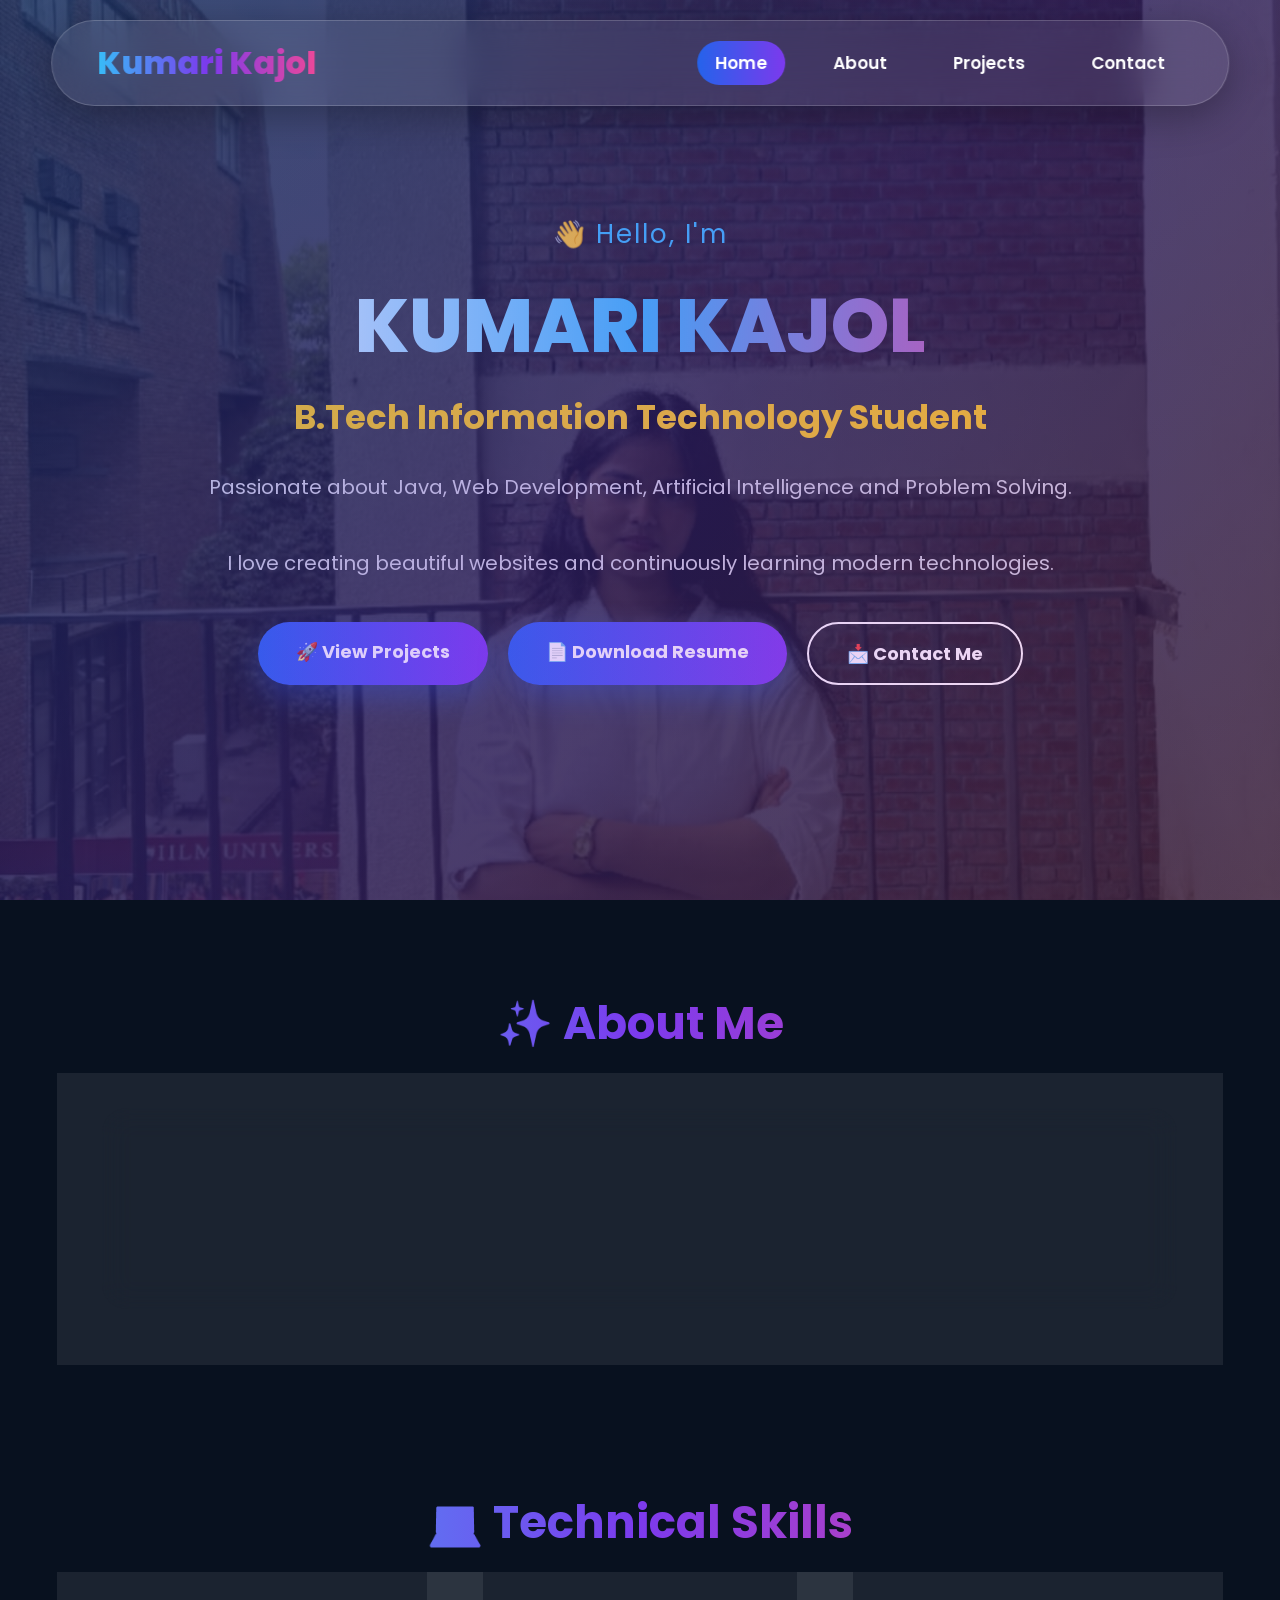
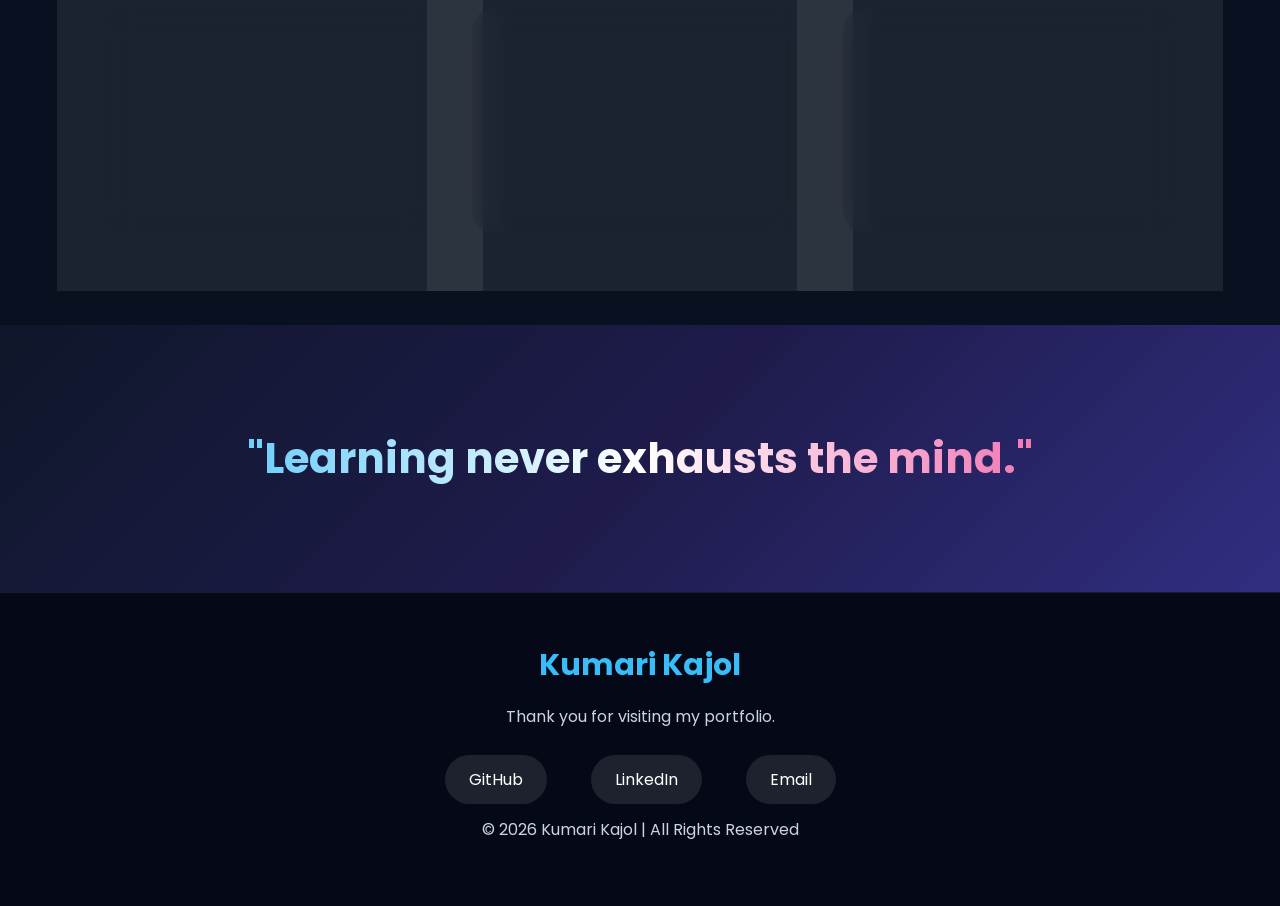
<file: index.html>
<!DOCTYPE html>
<html lang="en">

<head>
    <meta charset="UTF-8">
    <meta name="viewport" content="width=device-width, initial-scale=1.0">

    <!-- SEO -->
    <meta name="description"
        content="Kumari Kajol Portfolio - B.Tech Information Technology Student, Java Developer and Web Developer">

    <meta name="keywords"
        content="Portfolio, HTML5, CSS3, Java, Web Developer, Kumari Kajol">

    <meta name="author" content="Kumari Kajol">

    <title>Kumari Kajol | Portfolio</title>

    <link rel="stylesheet" href="style.css">
</head>

<body>

    <!-- ================= HEADER ================= -->

    <header>

        <nav>

            <h1 class="logo">Kumari Kajol</h1>

            <ul>

                <li><a href="index.html" class="active">Home</a></li>

                <li><a href="about.html">About</a></li>

                <li><a href="projects.html">Projects</a></li>

                <li><a href="contact.html">Contact</a></li>

            </ul>

        </nav>

    </header>

    <!-- ================= HERO ================= -->

    <section class="hero">

        <div class="overlay">

            <div class="hero-content">

                <p class="hello">👋 Hello, I'm</p>

                <h1>KUMARI KAJOL</h1>

                <h2>B.Tech Information Technology Student</h2>

                <p class="intro">

                    Passionate about Java, Web Development,
                    Artificial Intelligence and Problem Solving.

                    <br><br>

                    I love creating beautiful websites
                    and continuously learning modern technologies.

                </p>

                <div class="buttons">

<a href="projects.html" class="btn">
🚀 View Projects
</a>

<a href="my%20resume/Kumari_Kajol_Resume.pdf" class="btn" download>
    📄 Download Resume
</a>

<a href="contact.html"
class="btn2">

📩 Contact Me

</a>

</div>
            </div>

        </div>

    </section>

    <!-- ================= ABOUT ================= -->

    <section class="home-section">

        <h2>✨ About Me</h2>

        <div class="card">

            <p>

                Hello! I'm <strong>Kumari Kajol</strong>,
                a B.Tech Information Technology student
                passionate about Software Development,
                Java Programming,
                Frontend Development,
                and Artificial Intelligence.

                <br><br>

                I enjoy learning new technologies
                and creating projects that improve
                my programming and problem-solving skills.

            </p>

        </div>

    </section>

    <!-- ================= SKILLS ================= -->

    <section class="home-section">

        <h2>💻 Technical Skills</h2>

        <div class="cards">

            <div class="card">

                <h3>Programming</h3>

                <p>

                    Java

                    <br>

                    C++

                    <br>

                    SQL

                </p>

            </div>

            <div class="card">

                <h3>Web Development</h3>

                <p>

                    HTML5

                    <br>

                    CSS3

                    <br>

                    Responsive Design

                </p>

            </div>

            <div class="card">

                <h3>Tools</h3>

                <p>

                    Git

                    <br>

                    GitHub

                    <br>

                    VS Code

                </p>

            </div>

        </div>

    </section>

    <!-- ================= QUOTE ================= -->

    <section class="quote">

        <h2>

            "Learning never exhausts the mind."

        </h2>

    </section>

    <!-- ================= FOOTER ================= -->

    <footer>

        <h3>Kumari Kajol</h3>

        <p>

            Thank you for visiting my portfolio.

        </p>

        <div class="socials">

            <a href="https://github.com/2559swati" target="_blank">

                GitHub

            </a>

            <a href="https://www.linkedin.com/in/kajol-tomar-1029032b3" target="_blank">

                LinkedIn

            </a>

            <a href="mailto:tomarkajol68@gmail.com">

                Email

            </a>

        </div>

        <p>

            © 2026 Kumari Kajol | All Rights Reserved

        </p>

    </footer>

</body>

</html>
</file>
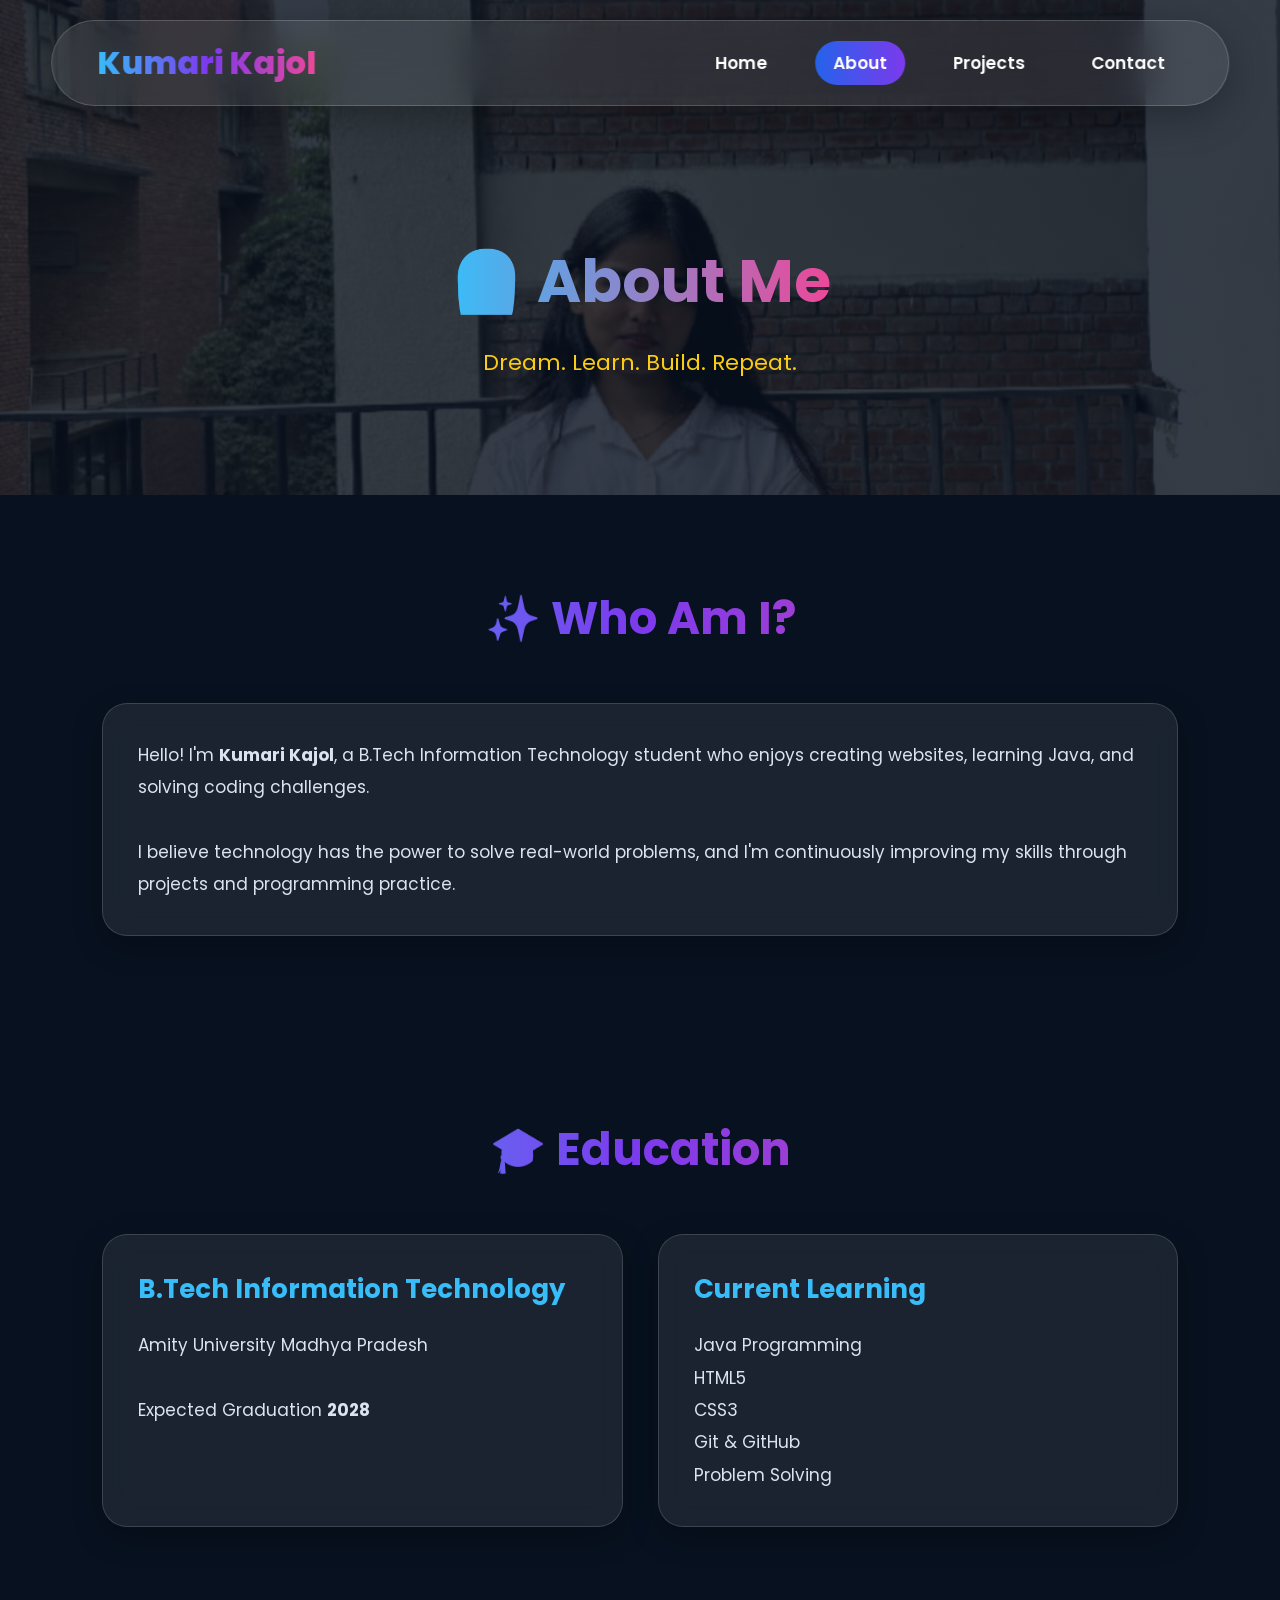
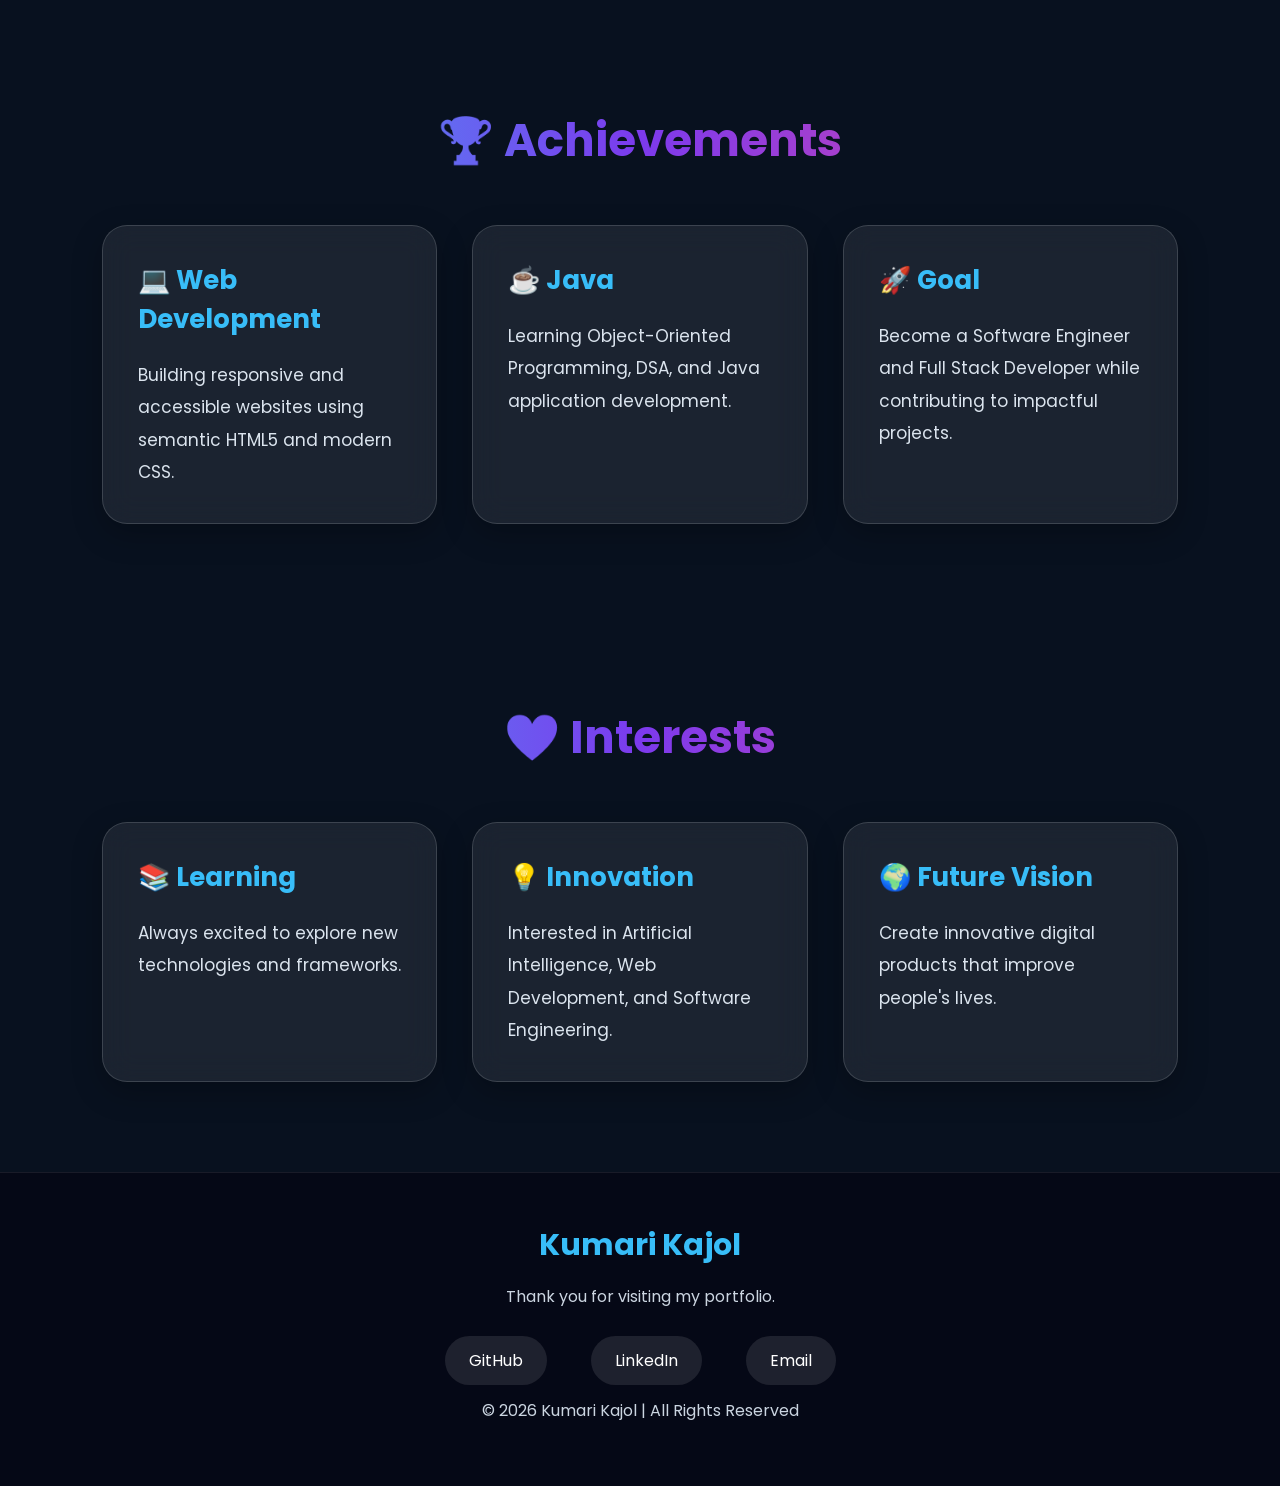
<file: about.html>
<!DOCTYPE html>
<html lang="en">

<head>

    <meta charset="UTF-8">
    <meta name="viewport" content="width=device-width, initial-scale=1.0">

    <meta name="description"
        content="About Kumari Kajol - B.Tech Information Technology Student">

    <meta name="keywords"
        content="About, Portfolio, Kumari Kajol, Java, HTML, CSS">

    <meta name="author" content="Kumari Kajol">

    <title>About | Kumari Kajol</title>

    <link rel="stylesheet" href="style.css">

</head>

<body>

<header>

<nav>

<h1 class="logo">Kumari Kajol</h1>

<ul>

<li><a href="index.html">Home</a></li>

<li><a href="about.html" class="active">About</a></li>

<li><a href="projects.html">Projects</a></li>

<li><a href="contact.html">Contact</a></li>

</ul>

</nav>

</header>

<!-- HERO -->

<section class="page-hero">

<div class="page-overlay">

<h1>👩 About Me</h1>

<p>

Dream. Learn. Build. Repeat.

</p>

</div>

</section>

<!-- ABOUT -->

<section class="home-section">

<h2>✨ Who Am I?</h2>

<div class="card">

<p>

Hello!

I'm <strong>Kumari Kajol</strong>,
a B.Tech Information Technology student
who enjoys creating websites,
learning Java,
and solving coding challenges.

<br><br>

I believe technology has the power
to solve real-world problems,
and I'm continuously improving my skills
through projects and programming practice.

</p>

</div>

</section>

<!-- EDUCATION -->

<section class="home-section">

<h2>🎓 Education</h2>

<div class="cards">

<div class="card">

<h3>B.Tech Information Technology</h3>

<p>

Amity University Madhya Pradesh

<br><br>

Expected Graduation

<strong>2028</strong>

</p>

</div>

<div class="card">

<h3>Current Learning</h3>

<p>

Java Programming

<br>

HTML5

<br>

CSS3

<br>

Git & GitHub

<br>

Problem Solving

</p>

</div>

</div>

</section>

<!-- ACHIEVEMENTS -->

<section class="home-section">

<h2>🏆 Achievements</h2>

<div class="cards">

<div class="card">

<h3>💻 Web Development</h3>

<p>

Building responsive
and accessible websites
using semantic HTML5
and modern CSS.

</p>

</div>

<div class="card">

<h3>☕ Java</h3>

<p>

Learning Object-Oriented Programming,
DSA,
and Java application development.

</p>

</div>

<div class="card">

<h3>🚀 Goal</h3>

<p>

Become a Software Engineer
and Full Stack Developer
while contributing to impactful projects.

</p>

</div>

</div>

</section>

<!-- INTERESTS -->

<section class="home-section">

<h2>❤️ Interests</h2>

<div class="cards">

<div class="card">

<h3>📚 Learning</h3>

<p>

Always excited to explore
new technologies and frameworks.

</p>

</div>

<div class="card">

<h3>💡 Innovation</h3>

<p>

Interested in Artificial Intelligence,
Web Development,
and Software Engineering.

</p>

</div>

<div class="card">

<h3>🌍 Future Vision</h3>

<p>

Create innovative digital products
that improve people's lives.

</p>

</div>

</div>

</section>

<footer>

<h3>Kumari Kajol</h3>

<p>

Thank you for visiting my portfolio.

</p>

<div class="socials">

<a href="https://github.com/2559swati"
target="_blank">

GitHub

</a>

<a href="https://www.linkedin.com/in/kajol-tomar-1029032b3"
target="_blank">

LinkedIn

</a>

<a href="mailto:tomarkajol68@gmail.com">

Email

</a>

</div>

<p>

© 2026 Kumari Kajol | All Rights Reserved

</p>

</footer>

</body>

</html>
</file>
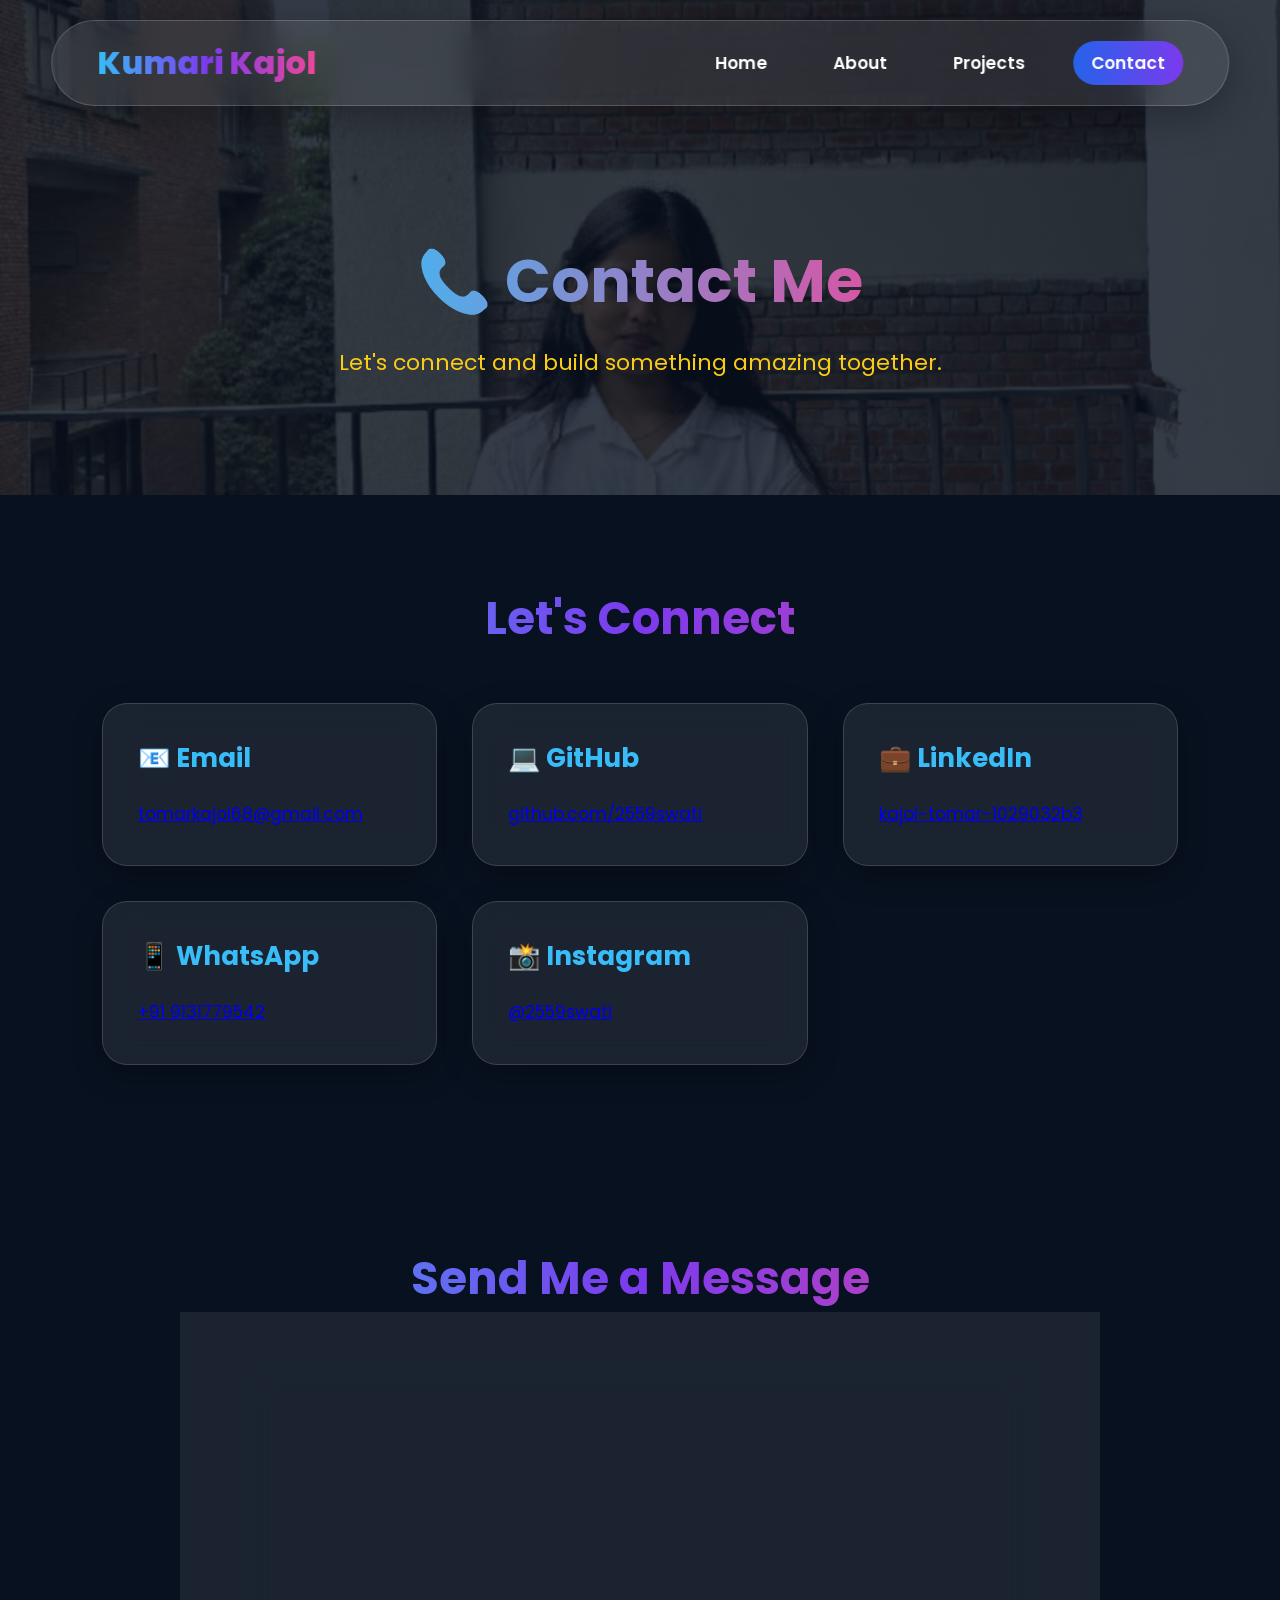
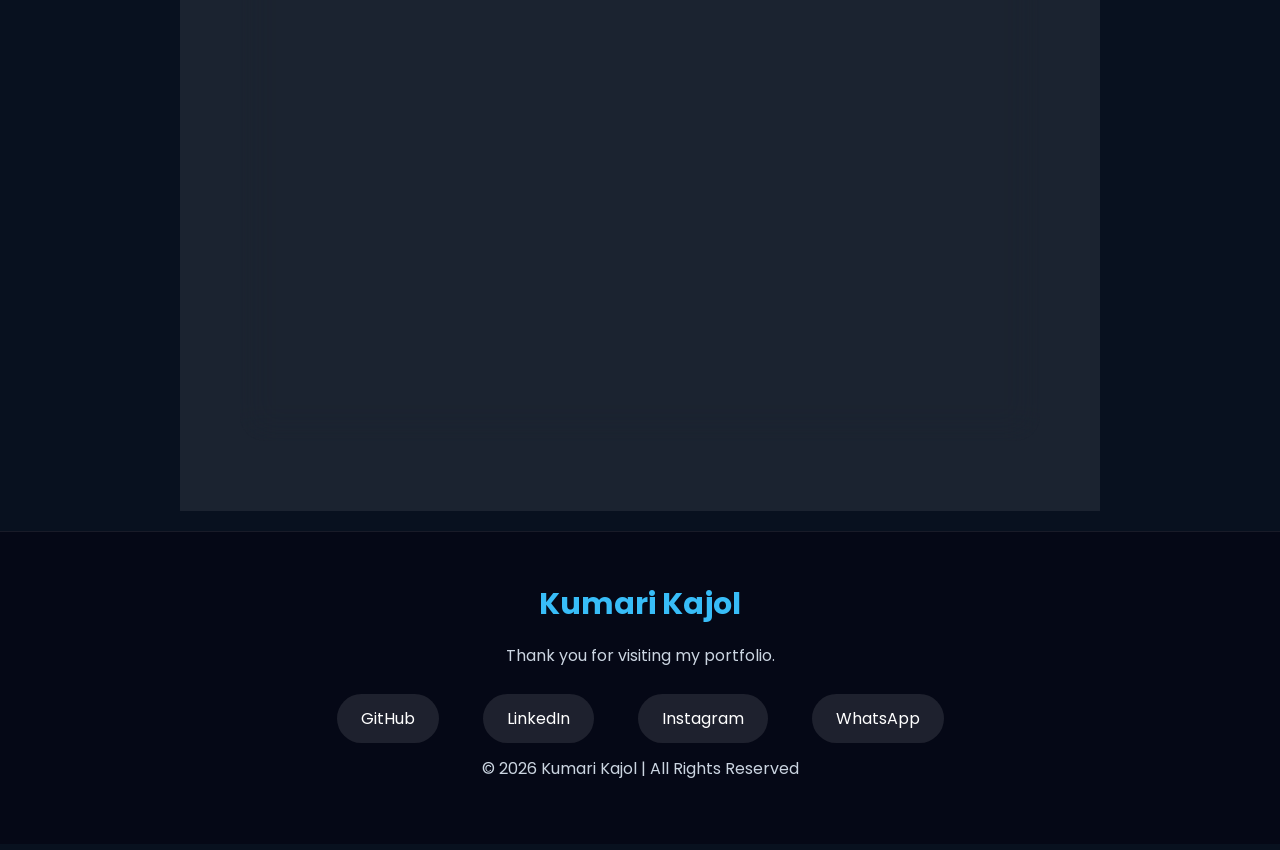
<file: contact.html>
<!DOCTYPE html>
<html lang="en">

<head>

<meta charset="UTF-8">

<meta name="viewport" content="width=device-width, initial-scale=1.0">

<meta name="description"
content="Contact Kumari Kajol">

<meta name="keywords"
content="Contact, Portfolio">

<meta name="author"
content="Kumari Kajol">

<title>Contact | Kumari Kajol</title>

<link rel="stylesheet" href="style.css">

</head>

<body>

<header>

<nav>

<h1 class="logo">

Kumari Kajol

</h1>

<ul>

<li><a href="index.html">Home</a></li>

<li><a href="about.html">About</a></li>

<li><a href="projects.html">Projects</a></li>

<li><a href="contact.html" class="active">Contact</a></li>

</ul>

</nav>

</header>

<!-- HERO -->

<section class="page-hero">

<div class="page-overlay">

<h1>📞 Contact Me</h1>

<p>

Let's connect and build something amazing together.

</p>

</div>

</section>

<!-- CONTACT INFORMATION -->

<section class="home-section">

<h2>Let's Connect</h2>

<div class="cards">

<div class="card">

<h3>📧 Email</h3>

<p>

<a href="mailto:tomarkajol68@gmail.com">

tomarkajol68@gmail.com

</a>

</p>

</div>

<div class="card">

<h3>💻 GitHub</h3>

<p>

<a href="https://github.com/2559swati"
target="_blank">

github.com/2559swati

</a>

</p>

</div>

<div class="card">

<h3>💼 LinkedIn</h3>

<p>

<a href="https://www.linkedin.com/in/kajol-tomar-1029032b3"
target="_blank">

kajol-tomar-1029032b3

</a>

</p>

</div>

<div class="card">

<h3>📱 WhatsApp</h3>

<p>

<a href="https://wa.me/919131779542"
target="_blank">

+91 9131779542

</a>

</p>

</div>

<div class="card">

<h3>📸 Instagram</h3>

<p>

<a href="https://instagram.com/2559swati"
target="_blank">

@2559swati

</a>

</p>

</div>

</div>

</section>

<!-- CONTACT FORM -->

<section class="home-section">

<h2>Send Me a Message</h2>

<form action="#" method="post">

<label for="name">

Full Name

</label>

<input
type="text"
id="name"
name="name"
placeholder="Enter your name"
required>

<label for="email">

Email Address

</label>

<input
type="email"
id="email"
name="email"
placeholder="Enter your email"
required>

<label for="subject">

Subject

</label>

<input
type="text"
id="subject"
name="subject"
placeholder="Subject">

<label for="message">

Message

</label>

<textarea
id="message"
name="message"
rows="6"
placeholder="Write your message..."
required>

</textarea>

<button type="submit">

Send Message 🚀

</button>

</form>

</section>

<footer>

<h3>

Kumari Kajol

</h3>

<p>

Thank you for visiting my portfolio.

</p>

<div class="socials">

<a href="https://github.com/2559swati"
target="_blank">

GitHub

</a>

<a href="https://www.linkedin.com/in/kajol-tomar-1029032b3"
target="_blank">

LinkedIn

</a>

<a href="https://instagram.com/2559swati"
target="_blank">

Instagram

</a>

<a href="https://wa.me/919131779542"
target="_blank">

WhatsApp

</a>

</div>

<p>

© 2026 Kumari Kajol | All Rights Reserved

</p>

</footer>

</body>

</html>
</file>
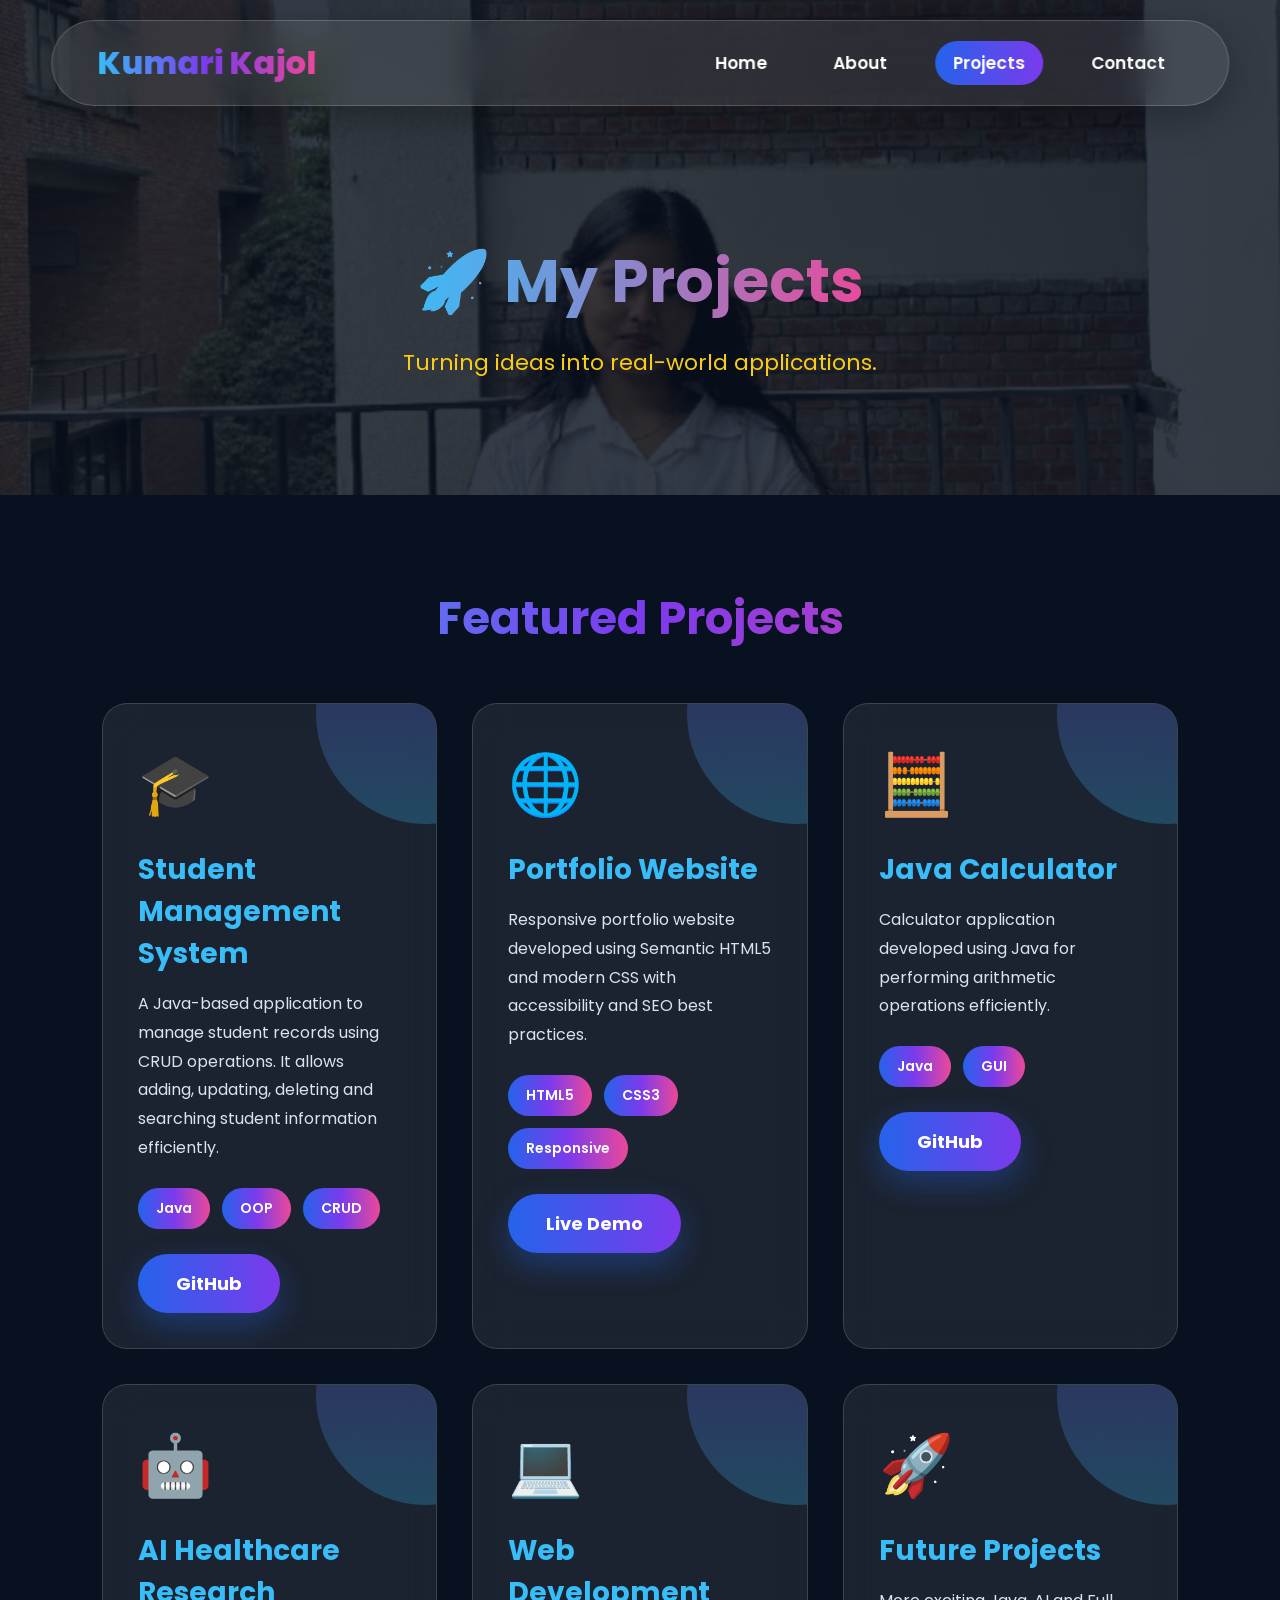
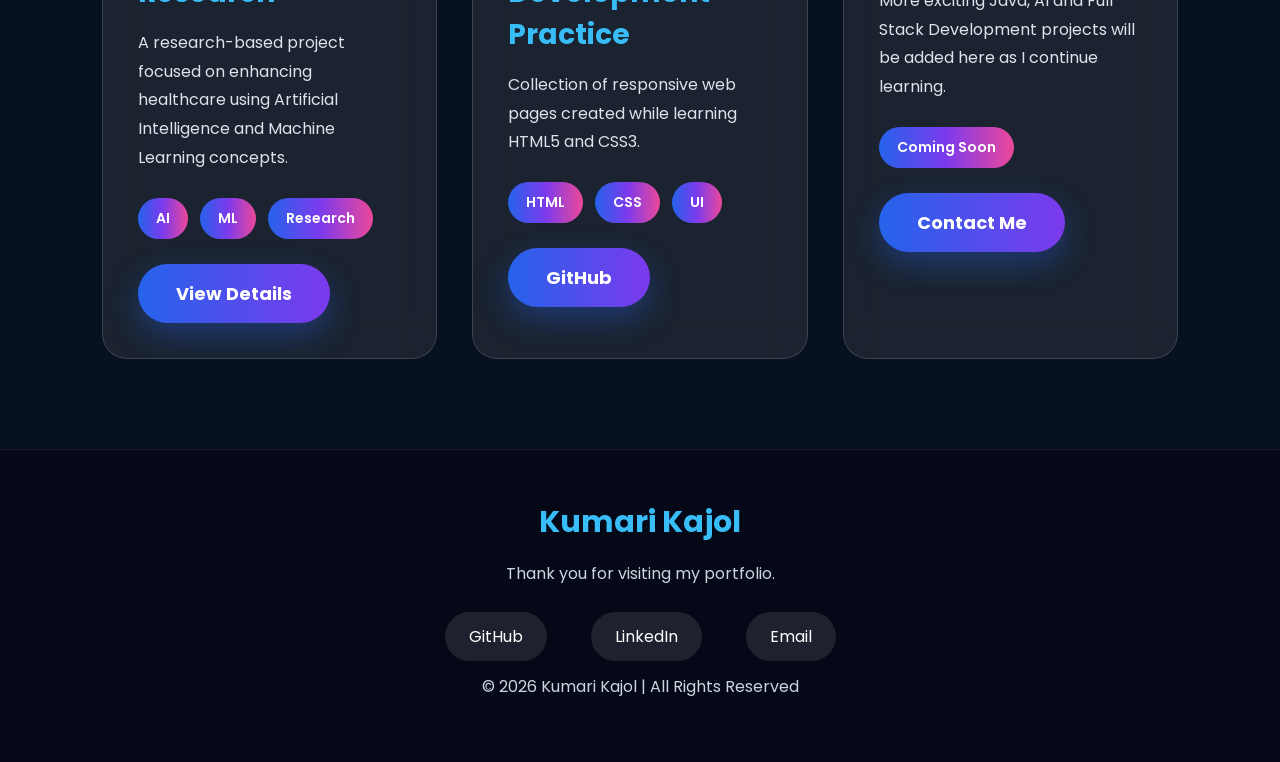
<file: projects.html>
<!DOCTYPE html>
<html lang="en">

<head>

<meta charset="UTF-8">
<meta name="viewport" content="width=device-width, initial-scale=1.0">

<meta name="description"
content="Projects by Kumari Kajol">

<meta name="keywords"
content="Portfolio, Projects, Java, HTML, CSS">

<meta name="author"
content="Kumari Kajol">

<title>Projects | Kumari Kajol</title>

<link rel="stylesheet" href="style.css">

</head>

<body>

<!-- HEADER -->

<header>

<nav>

<h1 class="logo">

Kumari Kajol

</h1>

<ul>

<li><a href="index.html">Home</a></li>

<li><a href="about.html">About</a></li>

<li><a href="projects.html" class="active">Projects</a></li>

<li><a href="contact.html">Contact</a></li>

</ul>

</nav>

</header>

<!-- HERO -->

<section class="page-hero">

<div class="page-overlay">

<h1>🚀 My Projects</h1>

<p>

Turning ideas into real-world applications.

</p>

</div>

</section>

<!-- PROJECTS -->

<section class="home-section">

<h2>Featured Projects</h2>

<div class="cards">

<!-- PROJECT 1 -->

<div class="project-card">

<div class="project-icon">

🎓

</div>

<h3>

Student Management System

</h3>

<p>

A Java-based application to manage student records using CRUD operations.

It allows adding, updating, deleting and searching student information efficiently.

</p>

<div class="tags">

<span>Java</span>

<span>OOP</span>

<span>CRUD</span>

</div>

<div class="project-buttons">

<a href="https://github.com/2559swati"
target="_blank"
class="btn">

GitHub

</a>

</div>

</div>

<!-- PROJECT 2 -->

<div class="project-card">

<div class="project-icon">

🌐

</div>

<h3>

Portfolio Website

</h3>

<p>

Responsive portfolio website developed using Semantic HTML5 and modern CSS with accessibility and SEO best practices.

</p>

<div class="tags">

<span>HTML5</span>

<span>CSS3</span>

<span>Responsive</span>

</div>

<div class="project-buttons">

<a href="#"
class="btn">

Live Demo

</a>

</div>

</div>

<!-- PROJECT 3 -->

<div class="project-card">

<div class="project-icon">

🧮

</div>

<h3>

Java Calculator

</h3>

<p>

Calculator application developed using Java for performing arithmetic operations efficiently.

</p>

<div class="tags">

<span>Java</span>

<span>GUI</span>

</div>

<div class="project-buttons">

<a href="https://github.com/2559swati"
target="_blank"
class="btn">

GitHub

</a>

</div>

</div>

<!-- PROJECT 4 -->

<div class="project-card">

<div class="project-icon">

🤖

</div>

<h3>

AI Healthcare Research

</h3>

<p>

A research-based project focused on enhancing healthcare using Artificial Intelligence and Machine Learning concepts.

</p>

<div class="tags">

<span>AI</span>

<span>ML</span>

<span>Research</span>

</div>

<div class="project-buttons">

<a href="#"
class="btn">

View Details

</a>

</div>

</div>

<!-- PROJECT 5 -->

<div class="project-card">

<div class="project-icon">

💻

</div>

<h3>

Web Development Practice

</h3>

<p>

Collection of responsive web pages created while learning HTML5 and CSS3.

</p>

<div class="tags">

<span>HTML</span>

<span>CSS</span>

<span>UI</span>

</div>

<div class="project-buttons">

<a href="https://github.com/2559swati"
target="_blank"
class="btn">

GitHub

</a>

</div>

</div>

<!-- PROJECT 6 -->

<div class="project-card">

<div class="project-icon">

🚀

</div>

<h3>

Future Projects

</h3>

<p>

More exciting Java, AI and Full Stack Development projects will be added here as I continue learning.

</p>

<div class="tags">

<span>Coming Soon</span>

</div>

<div class="project-buttons">

<a href="contact.html"
class="btn">

Contact Me

</a>

</div>

</div>

</div>

</section>

<!-- FOOTER -->

<footer>

<h3>

Kumari Kajol

</h3>

<p>

Thank you for visiting my portfolio.

</p>

<div class="socials">

<a href="https://github.com/2559swati"
target="_blank">

GitHub

</a>

<a href="https://www.linkedin.com/in/kajol-tomar-1029032b3"
target="_blank">

LinkedIn

</a>

<a href="mailto:tomarkajol68@gmail.com">

Email

</a>

</div>

<p>

© 2026 Kumari Kajol | All Rights Reserved

</p>

</footer>

</body>

</html>
</file>
<file: style.css>
/*========================================
        GOOGLE FONT
========================================*/

@import url('https://fonts.googleapis.com/css2?family=Poppins:wght@300;400;500;600;700;800&display=swap');

/*========================================
        RESET
========================================*/
/* Testing GitHub Desktop */
*{
margin:0;
padding:0;
box-sizing:border-box;
scroll-behavior:smooth;
}

body{

font-family:'Poppins',sans-serif;

background:#08111f;

color:white;

overflow-x:hidden;

}

/*========================================
      CUSTOM SCROLLBAR
========================================*/

::-webkit-scrollbar{

width:10px;

}

::-webkit-scrollbar-track{

background:#08111f;

}

::-webkit-scrollbar-thumb{

background:linear-gradient(#6d28d9,#2563eb);

border-radius:20px;

}

/*========================================
         HEADER
========================================*/

header{

position:fixed;

top:20px;

left:50%;

transform:translateX(-50%);

width:92%;

z-index:1000;

background:rgba(255,255,255,.08);

backdrop-filter:blur(18px);

border:1px solid rgba(255,255,255,.18);

border-radius:50px;

box-shadow:0 10px 40px rgba(0,0,0,.3);

}

/*========================================
          NAVBAR
========================================*/

nav{

display:flex;

justify-content:space-between;

align-items:center;

padding:18px 45px;

}

.logo{

font-size:32px;

font-weight:800;

background:linear-gradient(90deg,#38bdf8,#7c3aed,#ec4899);

-webkit-background-clip:text;

-webkit-text-fill-color:transparent;

}

/*========================================
       MENU
========================================*/

nav ul{

display:flex;

list-style:none;

gap:30px;

}

nav ul li{

list-style:none;

}

nav ul li a{

text-decoration:none;

color:white;

font-size:17px;

font-weight:600;

transition:.4s;

padding:10px 18px;

border-radius:30px;

}

nav ul li a:hover{

background:linear-gradient(90deg,#2563eb,#7c3aed);

}

.active{

background:linear-gradient(90deg,#2563eb,#7c3aed);

}

/*========================================
          HERO
========================================*/

.hero{

height:100vh;

background:

linear-gradient(rgba(8,17,31,.78),rgba(8,17,31,.82)),

url("images/profile.jpg");

background-size:cover;

background-position:center;

background-repeat:no-repeat;

display:flex;

justify-content:center;

align-items:center;

padding:0 8%;

}

/*========================================
       HERO CONTENT
========================================*/

.hero-content{

text-align:center;

max-width:900px;

animation:fadeUp 1.3s ease;

}

.hello{

font-size:26px;

letter-spacing:2px;

margin-bottom:15px;

color:#38bdf8;

}

.hero-content h1{

font-size:75px;

font-weight:800;

margin-bottom:10px;

text-transform:uppercase;

background:linear-gradient(90deg,#ffffff,#38bdf8,#ec4899);

-webkit-background-clip:text;

-webkit-text-fill-color:transparent;

}

.hero-content h2{

font-size:34px;

color:#facc15;

margin-bottom:25px;

}

.intro{

font-size:20px;

line-height:1.9;

color:#d1d5db;

margin-bottom:40px;

}

/*========================================
          BUTTONS
========================================*/

.buttons{

display:flex;

justify-content:center;

gap:20px;

flex-wrap:wrap;

}

.btn{

display:inline-block;

padding:16px 38px;

border-radius:50px;

text-decoration:none;

font-size:18px;

font-weight:700;

background:linear-gradient(90deg,#2563eb,#7c3aed);

color:white;

transition:.4s;

box-shadow:0 12px 30px rgba(37,99,235,.35);

}

.btn:hover{

transform:translateY(-6px);

box-shadow:0 18px 40px rgba(124,58,237,.5);

}

.btn2{

display:inline-block;

padding:16px 38px;

border-radius:50px;

border:2px solid white;

text-decoration:none;

font-size:18px;

font-weight:700;

color:white;

transition:.4s;

}

.btn2:hover{

background:white;

color:#111827;

transform:translateY(-6px);

}

/*========================================
        PAGE HERO
========================================*/

.page-hero{

height:55vh;

padding-top:120px;

background:

linear-gradient(rgba(8,17,31,.82),rgba(8,17,31,.82)),

url("images/profile.jpg");

background-size:cover;

background-position:center;

display:flex;

justify-content:center;

align-items:center;

text-align:center;

}

.page-overlay h1{

font-size:60px;

margin-bottom:20px;

background:linear-gradient(90deg,#38bdf8,#ec4899);

-webkit-background-clip:text;

-webkit-text-fill-color:transparent;

}

.page-overlay p{

font-size:22px;

color:#facc15;

}

/*========================================
      ANIMATION
========================================*/

@keyframes fadeUp{

from{

opacity:0;

transform:translateY(60px);

}

to{

opacity:1;

transform:translateY(0);

}

}
/*========================================
        GENERAL SECTIONS
========================================*/

.home-section{

padding:90px 8%;

}

.home-section h2{

text-align:center;

font-size:45px;

margin-bottom:50px;

background:linear-gradient(90deg,#38bdf8,#7c3aed,#ec4899);

-webkit-background-clip:text;

-webkit-text-fill-color:transparent;

}

/*========================================
        CARDS LAYOUT
========================================*/

.cards{

display:grid;

grid-template-columns:repeat(auto-fit,minmax(280px,1fr));

gap:35px;

}

/*========================================
        GLASS CARDS
========================================*/

.card{

background:rgba(255,255,255,.08);

backdrop-filter:blur(15px);

border:1px solid rgba(255,255,255,.15);

border-radius:25px;

padding:35px;

transition:.5s;

box-shadow:0 10px 30px rgba(0,0,0,.25);

}

.card:hover{

transform:translateY(-12px);

box-shadow:0 20px 45px rgba(124,58,237,.35);

border-color:#38bdf8;

}

.card h3{

font-size:26px;

margin-bottom:20px;

color:#38bdf8;

}

.card p{

line-height:1.9;

color:#dbe4ee;

font-size:17px;

}

/*========================================
        PROJECT CARDS
========================================*/

.project-card{

background:rgba(255,255,255,.08);

backdrop-filter:blur(18px);

border-radius:25px;

padding:35px;

border:1px solid rgba(255,255,255,.15);

transition:.5s;

position:relative;

overflow:hidden;

}

.project-card::before{

content:"";

position:absolute;

width:220px;

height:220px;

background:linear-gradient(#7c3aed,#38bdf8);

border-radius:50%;

top:-100px;

right:-100px;

opacity:.25;

}

.project-card:hover{

transform:translateY(-15px);

box-shadow:0 20px 50px rgba(56,189,248,.30);

}

.project-icon{

font-size:60px;

margin-bottom:20px;

}

.project-card h3{

font-size:28px;

margin-bottom:15px;

color:#38bdf8;

}

.project-card p{

line-height:1.8;

margin-bottom:20px;

color:#dbe4ee;

}

/*========================================
        TAGS
========================================*/

.tags{

display:flex;

gap:12px;

flex-wrap:wrap;

margin:25px 0;

}

.tags span{

padding:10px 18px;

border-radius:30px;

font-size:14px;

font-weight:600;

background:linear-gradient(90deg,#2563eb,#7c3aed,#ec4899);

color:white;

}

/*========================================
      PROJECT BUTTONS
========================================*/

.project-buttons{

margin-top:20px;

}

/*========================================
          FORM
========================================*/

form{

background:rgba(255,255,255,.08);

backdrop-filter:blur(18px);

border-radius:25px;

padding:40px;

max-width:800px;

margin:auto;

border:1px solid rgba(255,255,255,.15);

box-shadow:0 10px 40px rgba(0,0,0,.25);

}

label{

display:block;

margin-top:20px;

margin-bottom:8px;

font-weight:600;

color:#38bdf8;

}

input,
textarea{

width:100%;

padding:16px;

background:rgba(255,255,255,.10);

border:1px solid rgba(255,255,255,.18);

border-radius:15px;

color:white;

font-size:16px;

outline:none;

transition:.4s;

}

input::placeholder,
textarea::placeholder{

color:#cbd5e1;

}

input:focus,
textarea:focus{

border-color:#38bdf8;

box-shadow:0 0 15px rgba(56,189,248,.35);

}

button{

margin-top:25px;

padding:16px 35px;

border:none;

border-radius:40px;

font-size:18px;

font-weight:700;

background:linear-gradient(90deg,#2563eb,#7c3aed);

color:white;

cursor:pointer;

transition:.4s;

}

button:hover{

transform:translateY(-6px);

box-shadow:0 15px 35px rgba(124,58,237,.40);

}

/*========================================
      SOCIAL LINKS
========================================*/

.socials{

display:flex;

justify-content:center;

gap:20px;

flex-wrap:wrap;

margin-top:25px;

}

.socials a{

text-decoration:none;

color:white;

padding:12px 24px;

border-radius:35px;

background:rgba(255,255,255,.10);

transition:.4s;

}

.socials a:hover{

background:linear-gradient(90deg,#2563eb,#7c3aed);

transform:translateY(-5px);

}
/*========================================
        QUOTE SECTION
========================================*/

.quote{

padding:100px 8%;

text-align:center;

background:linear-gradient(135deg,#0f172a,#1e1b4b,#312e81);

}

.quote h2{

font-size:42px;

font-weight:700;

line-height:1.6;

background:linear-gradient(90deg,#38bdf8,#ffffff,#ec4899);

-webkit-background-clip:text;

-webkit-text-fill-color:transparent;

}

/*========================================
        FOOTER
========================================*/

footer{

padding:50px 8%;

text-align:center;

background:#050816;

border-top:1px solid rgba(255,255,255,.08);

}

footer h3{

font-size:30px;

margin-bottom:15px;

color:#38bdf8;

}

footer p{

color:#cbd5e1;

margin:12px 0;

line-height:1.7;

}

footer a{

text-decoration:none;

color:white;

margin:0 12px;

transition:.4s;

}

footer a:hover{

color:#38bdf8;

}

/*========================================
        FLOATING ANIMATION
========================================*/

@keyframes floating{

0%{

transform:translateY(0);

}

50%{

transform:translateY(-10px);

}

100%{

transform:translateY(0);

}

}

.card{

animation:floating 5s ease-in-out infinite;

}

.project-card{

animation:floating 6s ease-in-out infinite;

}

/*========================================
        IMAGE EFFECT
========================================*/

.hero{

position:relative;

overflow:hidden;

}

.hero::after{

content:"";

position:absolute;

inset:0;

background:linear-gradient(135deg,
rgba(37,99,235,.25),
rgba(124,58,237,.25),
rgba(236,72,153,.18));

pointer-events:none;

}

/*========================================
        LINK EFFECT
========================================*/

a{

transition:.4s;

}

a:hover{

opacity:.95;

}

/*========================================
        MOBILE
========================================*/

@media(max-width:992px){

.hero-content h1{

font-size:56px;

}

.hero-content h2{

font-size:28px;

}

.page-overlay h1{

font-size:46px;

}

.home-section h2{

font-size:36px;

}

nav{

padding:18px 25px;

}

}

@media(max-width:768px){

header{

top:10px;

width:96%;

}

nav{

flex-direction:column;

gap:15px;

padding:18px;

}

nav ul{

flex-wrap:wrap;

justify-content:center;

gap:10px;

}

.logo{

font-size:26px;

}

.hero{

padding:120px 6% 80px;

height:auto;

min-height:100vh;

}

.hero-content h1{

font-size:40px;

}

.hero-content h2{

font-size:22px;

}

.intro{

font-size:16px;

}

.page-overlay h1{

font-size:34px;

}

.page-overlay p{

font-size:18px;

}

.buttons{

flex-direction:column;

align-items:center;

}

.btn,

.btn2{

width:240px;

text-align:center;

}

.home-section{

padding:70px 6%;

}

.cards{

grid-template-columns:1fr;

}

.project-card{

padding:25px;

}

form{

padding:25px;

}

.socials{

flex-direction:column;

align-items:center;

}

}

@media(max-width:480px){

.hero-content h1{

font-size:34px;

}

.hero-content h2{

font-size:20px;

}

.quote h2{

font-size:28px;

}

.logo{

font-size:22px;

}

}

/*========================================
        SELECTION COLOR
========================================*/

::selection{

background:#7c3aed;

color:white;

}
</file>
